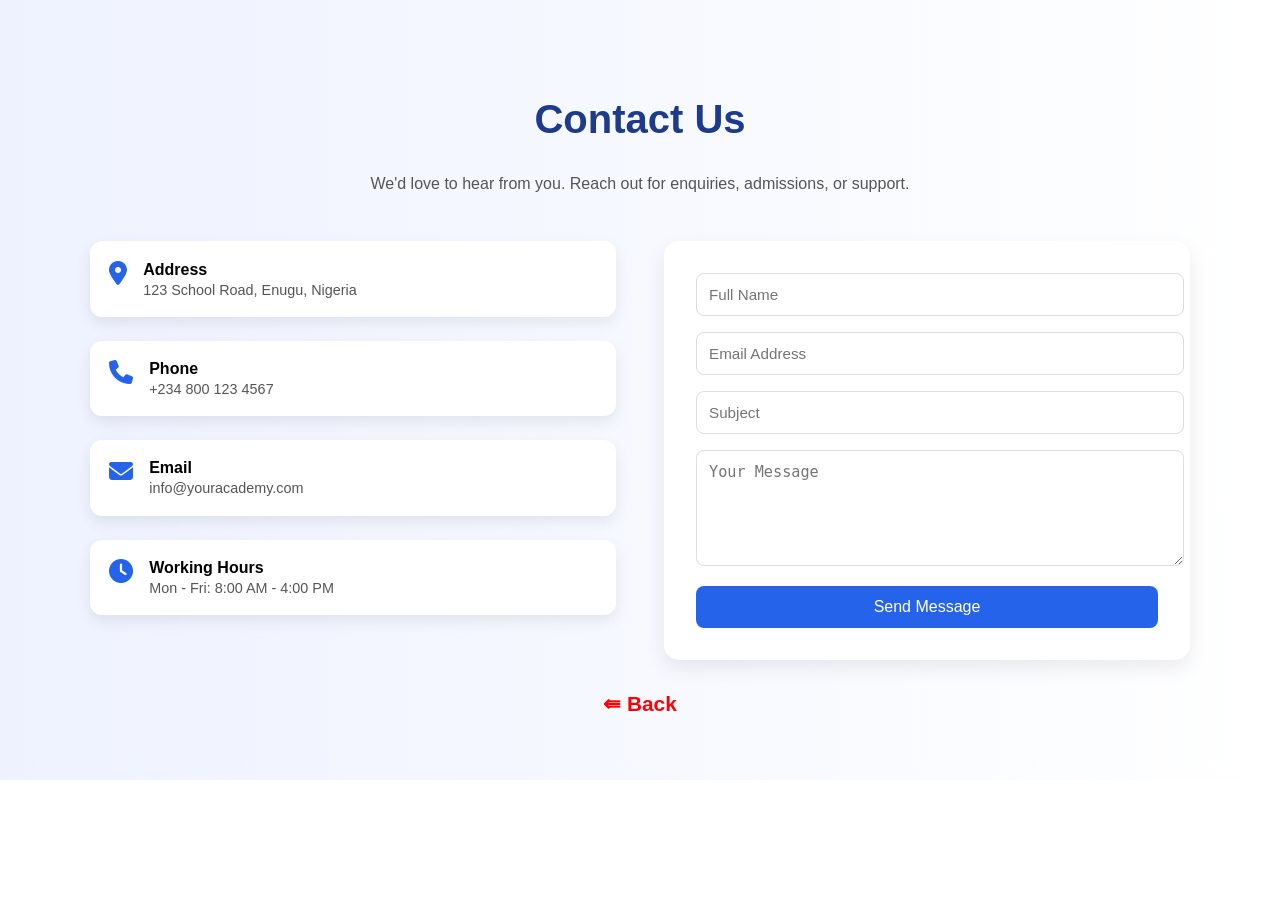
<file: pages/contact.html>
<!doctype html>
<html lang="en">
  <head>
    <meta charset="UTF-8" />
    <meta name="viewport" content="width=device-width, initial-scale=1.0" />
    <title>Apply Now</title>
    <link rel="stylesheet" href="../css/pages.css" />
  </head>
  <body>
      <link rel="stylesheet" href="https://cdnjs.cloudflare.com/ajax/libs/font-awesome/6.5.0/css/all.min.css">
</head>
<body>

<section class="contact-section">

  <h1 class="contact-title">Contact Us</h1>
  <p class="contact-intro">
    We'd love to hear from you. Reach out for enquiries, admissions, or support.
  </p>

  <div class="contact-container">

    <!-- LEFT SIDE (INFO) -->
    <div class="contact-info">

      <div class="info-box">
        <i class="fas fa-map-marker-alt"></i>
        <div>
          <h4>Address</h4>
          <p>123 School Road, Enugu, Nigeria</p>
        </div>
      </div>

      <div class="info-box">
        <i class="fas fa-phone"></i>
        <div>
          <h4>Phone</h4>
          <p>+234 800 123 4567</p>
        </div>
      </div>

      <div class="info-box">
        <i class="fas fa-envelope"></i>
        <div>
          <h4>Email</h4>
          <p>info@youracademy.com</p>
        </div>
      </div>

      <div class="info-box">
        <i class="fas fa-clock"></i>
        <div>
          <h4>Working Hours</h4>
          <p>Mon - Fri: 8:00 AM - 4:00 PM</p>
        </div>
      </div>

    </div>

    <!-- RIGHT SIDE (FORM) -->
    <div class="contact-form">

      <form>

        <div class="form-group">
          <input type="text" placeholder="Full Name" required>
        </div>

        <div class="form-group">
          <input type="email" placeholder="Email Address" required>
        </div>

        <div class="form-group">
          <input type="text" placeholder="Subject">
        </div>

        <div class="form-group">
          <textarea placeholder="Your Message" rows="5" required></textarea>
        </div>

        <button type="submit">Send Message</button>

      </form>

    </div>

  </div>
<div class="return-btn">
      <a href="#" onclick="history.back()"> &lAarr; Back </a>
    </div>
</section>
    
  </body>
</html>
</file>
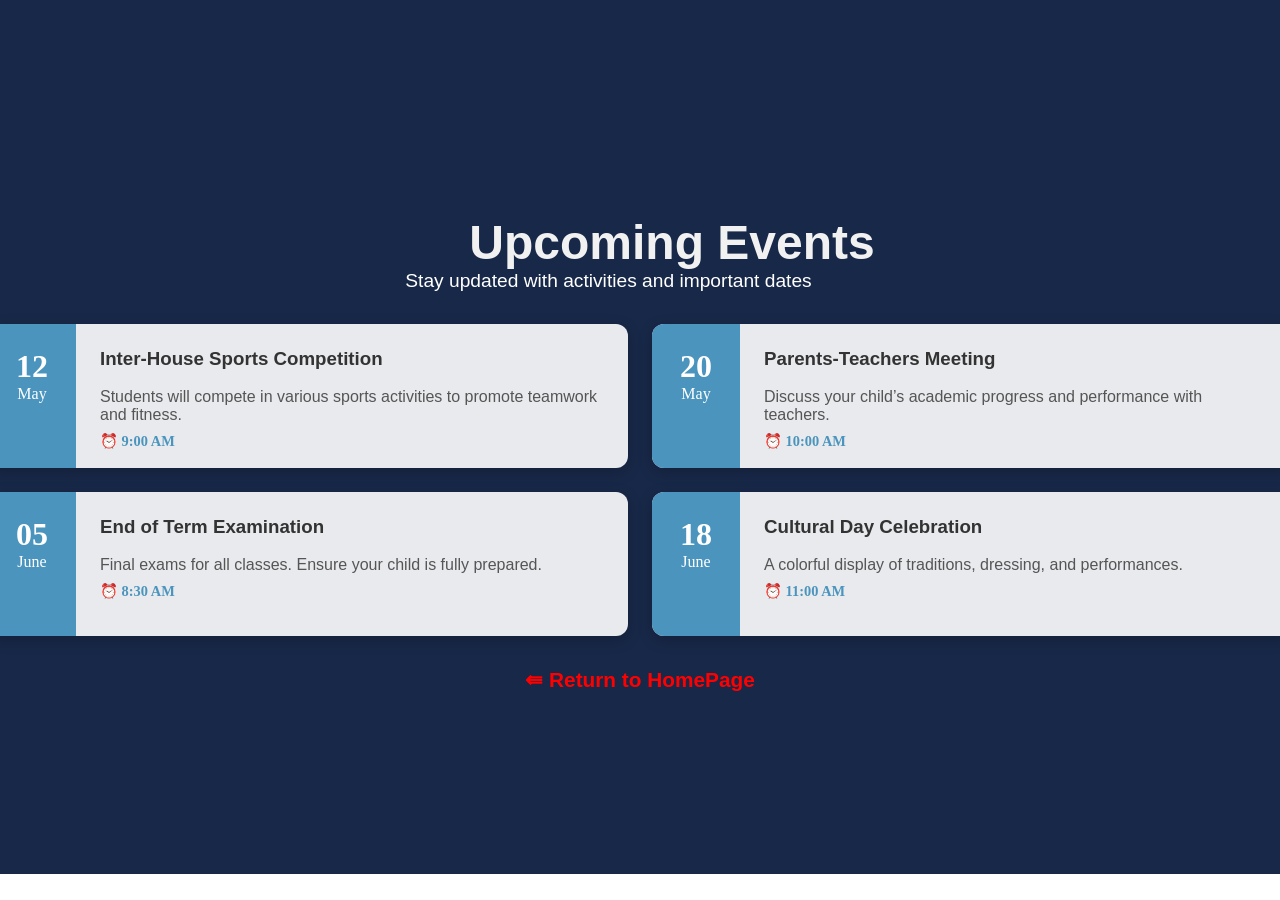
<file: pages/events.html>
<!doctype html>
<html lang="en">
  <head>
    <meta charset="UTF-8" />
    <title>School Events</title>
    <link rel="stylesheet" href="../css/pages.css" />
  </head>

  <body>
    <!-- HEADER -->
    <div class="sch-events">
      <div class="page-header2">
        <h1>Upcoming Events</h1>
        <p>Stay updated with activities and important dates</p>
      </div>

      <!-- EVENTS SECTION -->
      <section class="events-container">
        <!-- EVENT 1 -->
        <div class="event-card">
          <div class="event-date">
            <h2>12</h2>
            <span>May</span>
          </div>
          <div class="event-info">
            <h3>Inter-House Sports Competition</h3>
            <p>
              Students will compete in various sports activities to promote
              teamwork and fitness.
            </p>
            <span class="event-time">⏰ 9:00 AM</span>
          </div>
        </div>

        <!-- EVENT 2 -->
        <div class="event-card">
          <div class="event-date">
            <h2>20</h2>
            <span>May</span>
          </div>
          <div class="event-info">
            <h3>Parents-Teachers Meeting</h3>
            <p>
              Discuss your child’s academic progress and performance with
              teachers.
            </p>
            <span class="event-time">⏰ 10:00 AM</span>
          </div>
        </div>

        <!-- EVENT 3 -->
        <div class="event-card">
          <div class="event-date">
            <h2>05</h2>
            <span>June</span>
          </div>
          <div class="event-info">
            <h3>End of Term Examination</h3>
            <p>
              Final exams for all classes. Ensure your child is fully prepared.
            </p>
            <span class="event-time">⏰ 8:30 AM</span>
          </div>
        </div>

        <!-- EVENT 4 -->
        <div class="event-card">
          <div class="event-date">
            <h2>18</h2>
            <span>June</span>
          </div>
          <div class="event-info">
            <h3>Cultural Day Celebration</h3>
            <p>A colorful display of traditions, dressing, and performances.</p>
            <span class="event-time">⏰ 11:00 AM</span>
          </div>
        </div>
      </section>
      <div class="return-btn">
        <a href="#" onclick="history.back()"> &lAarr; Return to HomePage </a>
      </div>
    </div>
  </body>
</html>
</file>
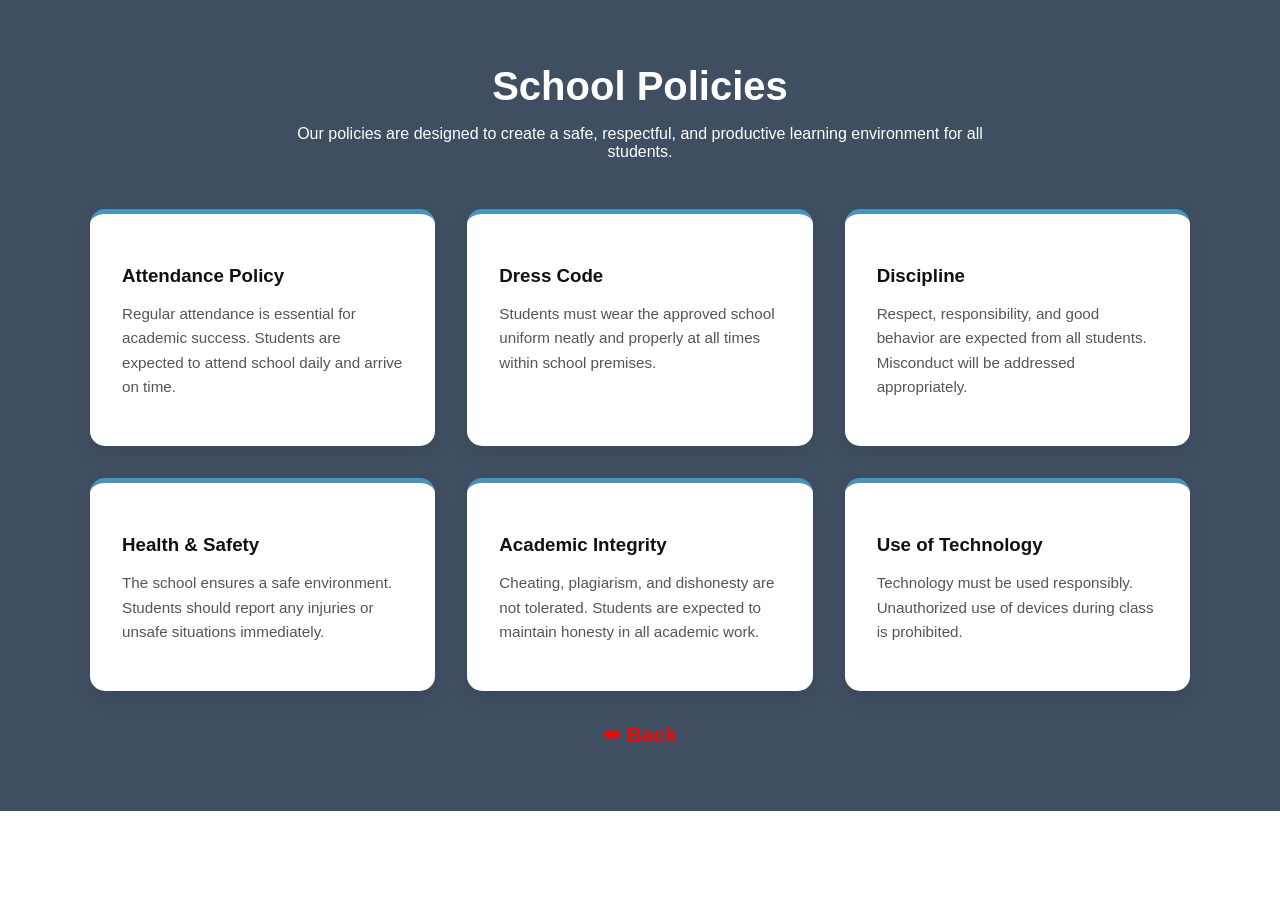
<file: pages/policies.html>
<!doctype html>
<html lang="en">
  <head>
    <meta charset="UTF-8" />
    <meta name="viewport" content="width=device-width, initial-scale=1.0" />
    <title>Apply Now</title>
    <link rel="stylesheet" href="../css/pages.css" />
  </head>
  <body>
    <section class="policies-section">
      <h1 class="policies-title">School Policies</h1>
      <p class="policies-intro">
        Our policies are designed to create a safe, respectful, and productive
        learning environment for all students.
      </p>

      <div class="policies-grid">
        <div class="policy-card">
          <h3>Attendance Policy</h3>
          <p>
            Regular attendance is essential for academic success. Students are
            expected to attend school daily and arrive on time.
          </p>
        </div>

        <div class="policy-card">
          <h3>Dress Code</h3>
          <p>
            Students must wear the approved school uniform neatly and properly
            at all times within school premises.
          </p>
        </div>

        <div class="policy-card">
          <h3>Discipline</h3>
          <p>
            Respect, responsibility, and good behavior are expected from all
            students. Misconduct will be addressed appropriately.
          </p>
        </div>

        <div class="policy-card">
          <h3>Health & Safety</h3>
          <p>
            The school ensures a safe environment. Students should report any
            injuries or unsafe situations immediately.
          </p>
        </div>

        <div class="policy-card">
          <h3>Academic Integrity</h3>
          <p>
            Cheating, plagiarism, and dishonesty are not tolerated. Students are
            expected to maintain honesty in all academic work.
          </p>
        </div>

        <div class="policy-card">
          <h3>Use of Technology</h3>
          <p>
            Technology must be used responsibly. Unauthorized use of devices
            during class is prohibited.
          </p>
        </div>
      </div>
      <div class="return-btn">
        <a href="#" onclick="history.back()"> &lAarr; Back </a>
      </div>
    </section>
  </body>
</html>
</file>
<file: css/pages.css>
body {
  display: flex;
  flex-direction: column;
  margin: 0;
}

.page-header {
  display: flex;
  flex-direction: column;
  margin: 0;
  background: url("../images/books.jpg") center/cover no-repeat;
  justify-content: center;
  padding: 2rem;
  height: 91vh;
}

.padpart {
  background: linear-gradient(#aca696, rgb(36, 45, 66));
  padding: 3rem;
  border-radius: 2rem;
  height: 70vh;
  justify-content: center;
  align-items: center;
  justify-items: center;
  z-index: 1;
  animation: fadeInUp 1s ease-out;
  background: rgba(255, 255, 255, 0.1);
  backdrop-filter: blur(7px);
  border-radius: 20px;
  border: 1px solid rgba(255, 255, 255, 0.2);
  box-shadow: 0 8px 32px rgba(0, 0, 0, 0.1);
}

/*HEADER*/
.page-header1 {
  background-color: #182848;
  color: white;
  text-align: center;
  padding: 3rem 1rem;
  height: 90vh;
}
.page-header h1 {
  margin-bottom: 0.8rem;
  margin-top: 8rem;
  font-size: 3rem;
  font-family: "Franklin Gothic Medium", "Arial Narrow", Arial, sans-serif;
  color: rgb(255, 255, 255);
}

.page-header p {
  font-family: Verdana, Geneva, Tahoma, sans-serif;
  margin-bottom: 0;
  font-size: 1.2rem;
  color: white;
}

.page-content {
  max-width: 900px;
  margin: 2rem auto;
  padding: 1.5rem;
  background: white;
  border-raius: 10px;
  line-height: 1.6;
  box-shadow: 0 4px 10px rgba(0, 0, 0, 0.1);
}

.return-btn {
  display: flex;
  justify-items: center;
  justify-content: center;
  align-items: center;
  margin-top: 2rem;
}

.return-btn a {
  text-decoration: none;
  color: #ff0000;
  font-size: 1.3rem;
  font-family: "Franklin Gothic Medium", "Arial Narrow", Arial, sans-serif;
  font-weight: bold;
}
.return-btn a:hover {
  color: #3f4e61;
}

/*
:root {
  --primary: #1e3a8a;
  --secondary: #0ea5e9;
  --light: #f8fafc;
  --dark: #0f172a;
  --text: #334155;
}

* {
  margin: 0;
  padding: 0;
  box-sizing: border-box;
  font-family: "Segoe UI", sans-serif;
}


/* HEADER 
.header {
  background: white;
  padding: 1rem 3rem;
  box-shadow: 0 2px 10px rgba(0,0,0,0.05);
  display: flex;
  justify-content: space-between;
  align-items: center;
}

.header h1 {
  color: var(--primary);
}

.nav a {
  margin-left: 20px;
  text-decoration: none;
  color: var(--dark);
  font-weight: 500;
}

/* PAGE CONTAINER 
.page {
  max-width: 1000px;
  margin: 4rem auto;
  padding: 2rem;
  background: white;
  border-radius: 15px;
  box-shadow: 0 10px 30px rgba(0,0,0,0.08);
  text-align: center;
}

/* TITLES 
.page h2 {
  color: var(--primary);
  margin-bottom: 1rem;
}

.page p {
  line-height: 1.7;
  margin-bottom: 1rem;
}

/* BUTTON */
.btn {
  display: inline-block;
  margin-top: 1rem;
  padding: 10px 20px;
  background: var(--secondary);
  color: white;
  border-radius: 8px;
  text-decoration: none;
}

/* GRID (for pages like gallery/classes) */
.grid {
  display: grid;
  grid-template-columns: repeat(auto-fit, minmax(220px, 1fr));
  gap: 20px;
  margin-top: 2rem;
  color: black;
}

.card {
  background: #f1f5f9;
  padding: 20px;
  border-radius: 10px;
}

/* EVENTS PAGE */
.sch-events {
  display: flex;
  flex-direction: column;
  justify-content: center;
  align-items: center;
  padding: 2rem;
  background-color: #182848;
  height: 90vh;
}

.page-header2 h1 {
  margin-bottom: 0;
  font-size: 3rem;
  font-family: "Franklin Gothic Medium", "Arial Narrow", Arial, sans-serif;
  color: rgb(241, 241, 241);
  margin-left: 4rem;
}

.page-header2 p {
  font-family: Verdana, Geneva, Tahoma, sans-serif;
  margin-top: 0;
  margin-bottom: 2rem;
  font-size: 1.2rem;
  color: white;
}

.events-container {
  max-width: 900px;
  display: grid;
  grid-template-columns: repeat(2, 1fr);
  gap: 1.5rem;
  justify-content: center;
}

/* EVENT CARD */
.event-card {
  display: flex;
  background: rgba(255, 255, 255, 0.9);
  border-radius: 12px;
  overflow: hidden;
  box-shadow: 0 4px 15px rgba(0, 0, 0, 0.2);
  transition: transform 0.3s;
  width: 40rem;
  height: 9rem;
}

.event-card:hover {
  transform: translateY(-5px);
}

/* DATE BOX */
.event-date {
  background: #4a94bd;
  color: white;
  padding: 1.5rem;
  text-align: center;
  min-width: 40px;
}

.event-date h2 {
  margin: 0;
  font-size: 2rem;
}

.event-date span {
  font-size: 1rem;
}

/* EVENT INFO */
.event-info {
  padding: 1.5rem;
}

.event-info h3 {
  margin-top: 0;
  color: #333;
  font-family: "Franklin Gothic Medium", "Arial Narrow", Arial, sans-serif;
}

.event-info p {
  color: #555;
  margin: 0.5rem 0;
  font-family: "Franklin Gothic Medium", "Arial Narrow", Arial, sans-serif;
}

.event-time {
  font-size: 0.9rem;
  color: #4a94bd;
  font-weight: bold;
}

.about-section {
  font-family: 'Segoe UI', sans-serif;
}

/* TOP LAYOUT */
.about-container {
  display: grid;
  grid-template-columns: 1fr 1fr;
  min-height: 400px;
}

/* TEXT SIDE */
.about-text {
  background: #1e3a5f;
  color: white;
  padding: 4rem;
  display: flex;
  flex-direction: column;
  justify-content: center;
}

.about-text h2 {
  font-size: 2.2rem;
  margin-bottom: 1rem;
}

.about-text p {
  line-height: 1.7;
  margin-bottom: 1rem;
  opacity: 0.9;
}

/* IMAGE SIDE */
.about-media img {
  width: 100%;
  height: 100%;
  object-fit: cover;
}

/* STATS SECTION */
.stats-container {
  display: grid;
  grid-template-columns: repeat(5, 1fr);
}

.stat-card {
  text-align: center;
  padding: 2rem;
  color: white;
}

.stat-card h3 {
  font-size: 2rem;
  margin-bottom: 0.5rem;
}

.stat-card p {
  font-size: 0.9rem;
  opacity: 0.9;
}

/* COLORS */
.pink { background: #e91e63; }
.blue { background: #2196f3; }
.yellow { background: #f4c430; }
.purple { background: #673ab7; }
.green { background: #4caf50; }

/* RESPONSIVE */
@media (max-width: 900px) {
  .about-container {
    grid-template-columns: 1fr;
  }

  .stats-container {
    grid-template-columns: repeat(2, 1fr);
  }
}

/* SECTION BACKGROUND */
.gallery-section {
  background: #f9fbfd;
  padding: 4rem 2rem;
  min-height: 100vh;
  font-family: "Segoe UI", sans-serif;
}

/* CONTAINER */
.gallery-container {
  max-width: 1000px;
  margin: auto;
  text-align: center;
}

/* TITLE */
.gallery-container h1 {
  font-size: 2.5rem;
  color: #2c6e6f;
  margin-bottom: 0.5rem;
}

/* SUBTITLE */
.subtitle {
  color: #777;
  margin-bottom: 3rem;
}

/* GRID */
.gallery-grid {
  display: grid;
  grid-template-columns: repeat(2, 1fr);
  gap: 1.5rem;
}

/* CARD */
.gallery-card {
  border-radius: 15px;
  overflow: hidden;
  background: white;
  box-shadow: 0 10px 25px rgba(0,0,0,0.08);
  transition: transform 0.3s ease, box-shadow 0.3s ease;
}

/* IMAGE */
.gallery-card img {
  width: 100%;
  height: 220px;
  object-fit: cover;
  display: block;
}

/* HOVER EFFECT */
.gallery-card:hover {
  transform: translateY(-8px) scale(1.02);
  box-shadow: 0 15px 35px rgba(0,0,0,0.15);
}

/* RESPONSIVE */
@media (max-width: 768px) {
  .gallery-grid {
    grid-template-columns: 1fr;
  }
}

.vision-section {
  padding: 5rem 2rem;
  background: linear-gradient(to right, #3f4e61, #4994bc);
  font-family: "Segoe UI", sans-serif;
  text-align: center;
}

/* TITLE */
.vision-title {
  font-size: 3rem;
  color: white;
  margin-bottom: 3rem;
  margin-top: 0;
  font-weight: bold;
}

/* GRID */
.vision-grid {
  display: grid;
  grid-template-columns: repeat(2, 1fr);
  gap: 2rem;
  max-width: 1100px;
  margin: auto;
}

/* CARD */
.vision-card {
  background: white;
  border-radius: 20px;
  text-align: left;
  box-shadow: 0 10px 30px rgba(0,0,0,0.08);
  transition: 0.3s ease;
  position: relative;
}

/* IMAGE */
.vision-card img {
  width: 100%;
  height: 180px;
  object-fit: cover;
  border-radius: 15px;
  margin-bottom: 1rem;
}

/* TITLE */
.vision-card h3 {
  color: #333;
  margin-bottom: 0;
  margin-top: 0;
  margin-left: 20px;
}

/* TEXT */
.vision-card p {
  color: #555;
  line-height: 1.6;
  margin-top: 10px;
  margin-left: 20px;
}

/* HOVER */
.vision-card:hover {
  transform: translateY(-10px);
  box-shadow: 0 15px 40px rgba(0,0,0,0.15);
}

/* RESPONSIVE */
@media (max-width: 768px) {
  .vision-grid {
    grid-template-columns: 1fr;
  }
}

/* SECTION */
.news-section {
  padding: 4rem 2rem;
  background: #f8fafc;
  font-family: "Segoe UI", sans-serif;
}

/* TITLE */
.news-title {
  text-align: center;
  font-size: 2.5rem;
  margin-bottom: 3rem;
  color: #1e3a8a;
}

/* FEATURED NEWS */
.featured-news {
  display: flex;
  gap: 2rem;
  background: white;
  border-radius: 20px;
  overflow: hidden;
  margin-bottom: 3rem;
  box-shadow: 0 10px 30px rgba(0,0,0,0.08);
}

.featured-news img {
  width: 50%;
  object-fit: cover;
}

.featured-content {
  padding: 2rem;
}

.featured-content .badge {
  background: #2563eb;
  color: white;
  padding: 5px 10px;
  border-radius: 8px;
  font-size: 0.8rem;
}

.featured-content h2 {
  margin: 1rem 0;
}

.featured-content p {
  color: #555;
  line-height: 1.6;
}

.featured-content a {
  display: inline-block;
  margin-top: 1rem;
  color: #2563eb;
  text-decoration: none;
  font-weight: bold;
}

/* GRID */
.news-grid {
  display: grid;
  grid-template-columns: repeat(2, 1fr);
  gap: 2rem;
}

/* CARD */
.news-card {
  background: white;
  border-radius: 15px;
  overflow: hidden;
  box-shadow: 0 8px 20px rgba(0,0,0,0.08);
  transition: 0.3s;
}

.news-card img {
  width: 100%;
  height: 180px;
  object-fit: cover;
}

.news-content {
  padding: 1.5rem;
}

.news-content h3 {
  margin-bottom: 0.5rem;
}

.news-content p {
  color: #555;
  font-size: 0.95rem;
}

.date {
  display: block;
  margin-top: 1rem;
  font-size: 0.8rem;
  color: #888;
}

/* HOVER */
.news-card:hover {
  transform: translateY(-8px);
}

/* RESPONSIVE */
@media (max-width: 768px) {
  .featured-news {
    flex-direction: column;
  }

  .featured-news img {
    width: 100%;
  }

  .news-grid {
    grid-template-columns: 1fr;
  }
}

/* SECTION */
.policies-section {
  padding: 4rem 2rem;
  background: #3f4e61;
  font-family: "Segoe UI", sans-serif;
  text-align: center;
}

/* TITLE */
.policies-title {
  font-size: 2.5rem;
  color: white;
  margin-bottom: 1rem;
  margin-top: 0;
}

/* INTRO TEXT */
.policies-intro {
  max-width: 700px;
  margin: 0 auto 3rem;
  color: white;
  font-size: 1rem;
}

/* GRID */
.policies-grid {
  display: grid;
  grid-template-columns: repeat(3, 1fr);
  gap: 2rem;
  max-width: 1100px;
  margin: auto;
}

/* CARD */
.policy-card {
  background: white;
  padding: 2rem;
  border-radius: 15px;
  text-align: left;
  box-shadow: 0 8px 20px rgba(0,0,0,0.08);
  transition: 0.3s ease;
  border-top: 5px solid #4994bc;
}

/* TITLE */
.policy-card h3 {
  margin-bottom: 0.8rem;
  color: #111;
  font-family: "Segoe UI", sans-serif;
}

/* TEXT */
.policy-card p {
  color: #555;
  line-height: 1.6;
  font-size: 0.95rem;
}

/* HOVER EFFECT */
.policy-card:hover {
  transform: translateY(-8px);
  box-shadow: 0 12px 30px rgba(0,0,0,0.15);
}

/* RESPONSIVE */
@media (max-width: 900px) {
  .policies-grid {
    grid-template-columns: repeat(2, 1fr);
  }
}

@media (max-width: 600px) {
  .policies-grid {
    grid-template-columns: 1fr;
  }
}

/* SECTION */
.contact-section {
  padding: 4rem 2rem;
  background: linear-gradient(to right, #eef2ff, #ffffff);
  font-family: "Segoe UI", sans-serif;
}

/* TITLE */
.contact-title {
  text-align: center;
  font-size: 2.5rem;
  color: #1e3a8a;
}

.contact-intro {
  text-align: center;
  margin-bottom: 3rem;
  color: #555;
}

/* CONTAINER */
.contact-container {
  display: grid;
  grid-template-columns: 1fr 1fr;
  gap: 3rem;
  max-width: 1100px;
  margin: auto;
}

/* INFO */
.contact-info {
  display: flex;
  flex-direction: column;
  gap: 1.5rem;
}

.info-box {
  display: flex;
  gap: 1rem;
  align-items: flex-start;
  background: white;
  padding: 1.2rem;
  border-radius: 12px;
  box-shadow: 0 6px 15px rgba(0,0,0,0.08);
}

.info-box i {
  font-size: 1.5rem;
  color: #2563eb;
}

.info-box h4 {
  margin: 0;
}

.info-box p {
  margin: 3px 0 0;
  color: #555;
  font-size: 0.9rem;
}

/* FORM */
.contact-form {
  background: white;
  padding: 2rem;
  border-radius: 15px;
  box-shadow: 0 8px 20px rgba(0,0,0,0.08);
}

.form-group {
  margin-bottom: 1rem;
}

.contact-form input,
.contact-form textarea {
  width: 100%;
  padding: 12px;
  border-radius: 8px;
  border: 1px solid #ddd;
  outline: none;
  font-size: 0.95rem;
}

.contact-form input:focus,
.contact-form textarea:focus {
  border-color: #2563eb;
}

/* BUTTON */
.contact-form button {
  width: 100%;
  padding: 12px;
  background: #2563eb;
  color: white;
  border: none;
  border-radius: 8px;
  font-size: 1rem;
  cursor: pointer;
  transition: 0.3s;
}

.contact-form button:hover {
  background: #1e40af;
}

/* RESPONSIVE */
@media (max-width: 768px) {
  .contact-container {
    grid-template-columns: 1fr;
  }
}
</file>
